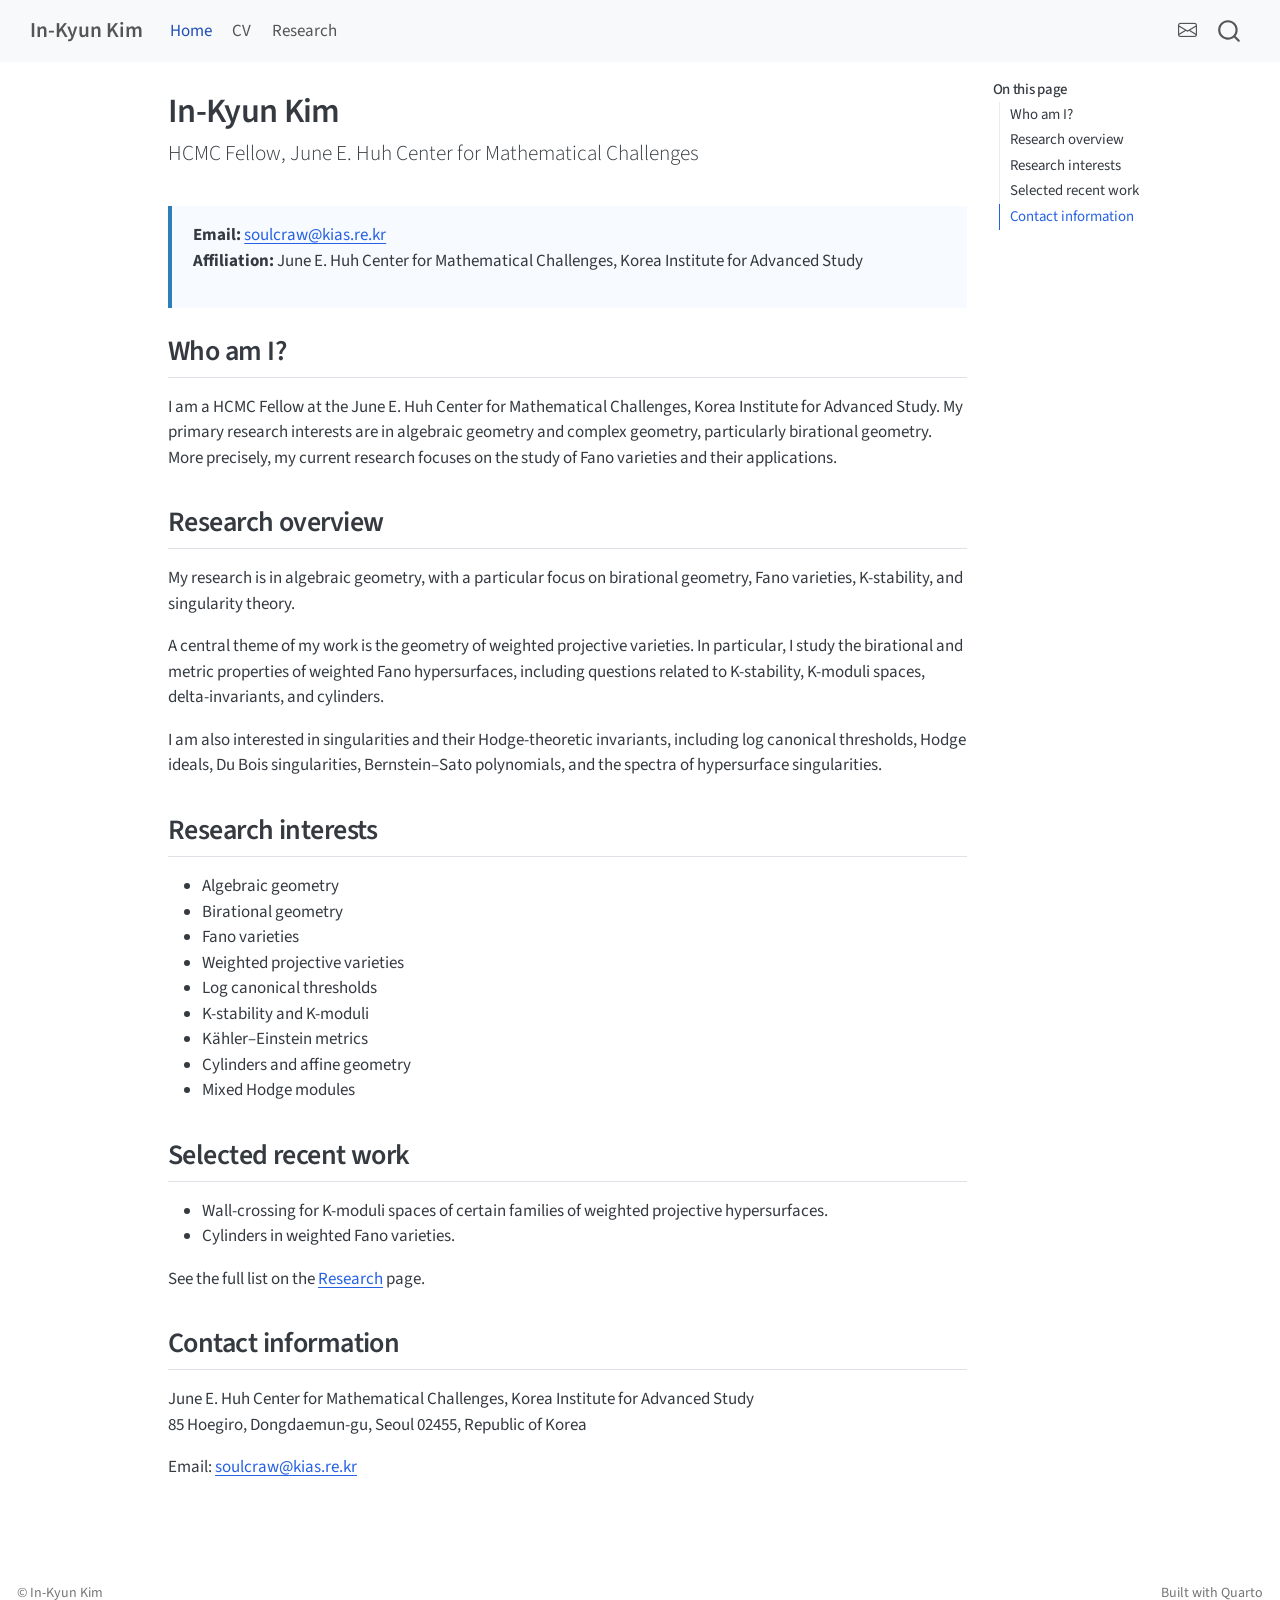
<file: docs/index.html>
<!DOCTYPE html>
<html xmlns="http://www.w3.org/1999/xhtml" lang="en" xml:lang="en"><head>

<meta charset="utf-8">
<meta name="generator" content="quarto-1.11.9">

<meta name="viewport" content="width=device-width, initial-scale=1.0, user-scalable=yes">


<title>In-Kyun Kim</title>
<style>
/* Default styles provided by pandoc.
** See https://pandoc.org/MANUAL.html#variables-for-html for config info.
*/
span.smallcaps{font-variant: small-caps;}
div.columns{display: flex; gap: 1.5em;}
div.column{flex: auto;}
@media screen {
div.columns{gap: min(4vw, 1.5em);}
div.column{overflow-x: auto;}
}
div.hanging-indent{margin-left: 1.5em; text-indent: -1.5em;}
ul.task-list{list-style: none;}
ul.task-list li input[type="checkbox"] {
  width: 0.8em;
  margin: 0 0.8em 0.2em -1em; /* quarto-specific, see https://github.com/quarto-dev/quarto-cli/issues/4556 */ 
  vertical-align: middle;
}
</style>


<script src="site_libs/quarto-nav/quarto-nav.js"></script>
<script src="site_libs/quarto-nav/headroom.min.js"></script>
<script src="site_libs/clipboard/clipboard.min.js"></script>
<script src="site_libs/quarto-search/autocomplete.umd.js"></script>
<script src="site_libs/quarto-search/fuse.min.js"></script>
<script src="site_libs/quarto-search/quarto-search.js"></script>
<meta name="quarto:offset" content="./">
<script src="site_libs/quarto-html/quarto.js" type="module"></script>
<script src="site_libs/quarto-html/tabsets/tabsets.js" type="module"></script>
<script src="site_libs/quarto-html/scrollable-regions/scrollable-regions.js" type="module"></script>
<script src="site_libs/quarto-html/popper.min.js"></script>
<script src="site_libs/quarto-html/tippy.umd.min.js"></script>
<script src="site_libs/quarto-html/anchor.min.js"></script>
<link href="site_libs/quarto-html/tippy.css" rel="stylesheet">
<link href="site_libs/quarto-html/quarto-syntax-highlighting-63b5708e65d6cd79cd7618c58d0c21e7.css" rel="stylesheet" id="quarto-text-highlighting-styles">
<script src="site_libs/bootstrap/bootstrap.min.js"></script>
<link href="site_libs/bootstrap/bootstrap-icons.css" rel="stylesheet">
<link href="site_libs/bootstrap/bootstrap-d31a0c91b01e363be7b7a36e602e2c70.min.css" rel="stylesheet" append-hash="true" id="quarto-bootstrap" data-mode="light">
<script id="quarto-search-options" type="application/json">{
  "location": "navbar",
  "copy-button": false,
  "collapse-after": 3,
  "panel-placement": "end",
  "type": "overlay",
  "limit": 50,
  "keyboard-shortcut": [
    "f",
    "/",
    "s"
  ],
  "show-item-context": false,
  "language": {
    "search-no-results-text": "No results",
    "search-matching-documents-text": "matching documents",
    "search-copy-link-title": "Copy link to search",
    "search-hide-matches-text": "Hide additional matches",
    "search-more-match-text": "more match in this document",
    "search-more-matches-text": "more matches in this document",
    "search-clear-button-title": "Clear",
    "search-text-placeholder": "",
    "search-detached-cancel-button-title": "Cancel",
    "search-submit-button-title": "Submit",
    "search-label": "Search"
  }
}</script>
<style>html{ scroll-behavior: smooth; }</style>


<link rel="stylesheet" href="styles/styles.css">
</head>

<body class="nav-fixed quarto-light"><a id="quarto-skip-link" class="visually-hidden-focusable" href="#quarto-document-content">Skip to main content</a>

<div id="quarto-search-results"></div>
  <header id="quarto-header" class="headroom fixed-top">
    <nav class="navbar navbar-expand-lg " data-bs-theme="dark" aria-label="Site">
      <div class="navbar-container container-fluid">
      <div class="navbar-brand-container mx-auto">
    <a class="navbar-brand" href="./index.html">
    <span class="navbar-title">In-Kyun Kim</span>
    </a>
  </div>
          <button class="navbar-toggler" type="button" data-bs-toggle="collapse" data-bs-target="#navbarCollapse" aria-controls="navbarCollapse" aria-expanded="false" aria-label="Toggle navigation" onclick="if (window.quartoToggleHeadroom) { window.quartoToggleHeadroom(); }">
  <span class="navbar-toggler-icon"></span>
</button>
          <div class="collapse navbar-collapse" id="navbarCollapse">
            <ul class="navbar-nav navbar-nav-scroll me-auto">
  <li class="nav-item">
    <a class="nav-link active" href="./index.html" aria-current="page"> 
<span class="menu-text">Home</span></a>
  </li>  
  <li class="nav-item">
    <a class="nav-link" href="./cv.html"> 
<span class="menu-text">CV</span></a>
  </li>  
  <li class="nav-item">
    <a class="nav-link" href="./research.html"> 
<span class="menu-text">Research</span></a>
  </li>  
</ul>
            <ul class="navbar-nav navbar-nav-scroll ms-auto">
  <li class="nav-item compact">
    <a class="nav-link" href="mailto:soulcraw@kias.re.kr"> <i class="bi bi-envelope" role="img" aria-label="Email">
</i> 
<span class="menu-text"></span></a>
  </li>  
</ul>
          </div> <!-- /navcollapse -->
            <div class="quarto-navbar-tools">
</div>
            <div id="quarto-search" class="" title="Search"></div>
      </div> <!-- /container-fluid -->
    </nav>
</header>
<!-- content -->
<div id="quarto-content" class="quarto-container page-columns page-rows-contents page-layout-article page-navbar">
<!-- sidebar -->
<!-- margin-sidebar -->
    <div id="quarto-margin-sidebar" class="sidebar margin-sidebar">
        <nav id="TOC" role="doc-toc" aria-labelledby="toc-title" class="toc-active">
    <h2 id="toc-title">On this page</h2>
   
  <ul class="collapse">
  <li><a href="#who-am-i" id="toc-who-am-i" class="nav-link active" data-scroll-target="#who-am-i">Who am I?</a></li>
  <li><a href="#research-overview" id="toc-research-overview" class="nav-link" data-scroll-target="#research-overview">Research overview</a></li>
  <li><a href="#research-interests" id="toc-research-interests" class="nav-link" data-scroll-target="#research-interests">Research interests</a></li>
  <li><a href="#selected-recent-work" id="toc-selected-recent-work" class="nav-link" data-scroll-target="#selected-recent-work">Selected recent work</a></li>
  <li><a href="#contact-information" id="toc-contact-information" class="nav-link" data-scroll-target="#contact-information">Contact information</a></li>
  </ul>
</nav>
    </div>
<!-- main -->
<main class="content" id="quarto-document-content" tabindex="-1">

<header id="title-block-header" class="quarto-title-block default">
<div class="quarto-title">
<h1 class="title">In-Kyun Kim</h1>
<p class="subtitle lead">HCMC Fellow, June E. Huh Center for Mathematical Challenges</p>
</div>



<div class="quarto-title-meta">

    
  
    
  </div>
  


</header>


<div class="profile-box">
<p><strong>Email:</strong> <a href="mailto:soulcraw@kias.re.kr">soulcraw@kias.re.kr</a><br>
<strong>Affiliation:</strong> June E. Huh Center for Mathematical Challenges, Korea Institute for Advanced Study</p>
</div>
<section id="who-am-i" class="level2">
<h2 class="anchored" data-anchor-id="who-am-i">Who am I?</h2>
<p>I am a HCMC Fellow at the June E. Huh Center for Mathematical Challenges, Korea Institute for Advanced Study. My primary research interests are in algebraic geometry and complex geometry, particularly birational geometry. More precisely, my current research focuses on the study of Fano varieties and their applications.</p>
</section>
<section id="research-overview" class="level2">
<h2 class="anchored" data-anchor-id="research-overview">Research overview</h2>
<p>My research is in algebraic geometry, with a particular focus on birational geometry, Fano varieties, K-stability, and singularity theory.</p>
<p>A central theme of my work is the geometry of weighted projective varieties. In particular, I study the birational and metric properties of weighted Fano hypersurfaces, including questions related to K-stability, K-moduli spaces, delta-invariants, and cylinders.</p>
<p>I am also interested in singularities and their Hodge-theoretic invariants, including log canonical thresholds, Hodge ideals, Du Bois singularities, Bernstein–Sato polynomials, and the spectra of hypersurface singularities.</p>
</section>
<section id="research-interests" class="level2">
<h2 class="anchored" data-anchor-id="research-interests">Research interests</h2>
<ul>
<li>Algebraic geometry</li>
<li>Birational geometry</li>
<li>Fano varieties</li>
<li>Weighted projective varieties</li>
<li>Log canonical thresholds</li>
<li>K-stability and K-moduli</li>
<li>Kähler–Einstein metrics</li>
<li>Cylinders and affine geometry</li>
<li>Mixed Hodge modules</li>
</ul>
</section>
<section id="selected-recent-work" class="level2">
<h2 class="anchored" data-anchor-id="selected-recent-work">Selected recent work</h2>
<ul>
<li>Wall-crossing for K-moduli spaces of certain families of weighted projective hypersurfaces.</li>
<li>Cylinders in weighted Fano varieties.</li>
</ul>
<p>See the full list on the <a href="./research.html">Research</a> page.</p>
</section>
<section id="contact-information" class="level2">
<h2 class="anchored" data-anchor-id="contact-information">Contact information</h2>
<p>June E. Huh Center for Mathematical Challenges, Korea Institute for Advanced Study<br>
85 Hoegiro, Dongdaemun-gu, Seoul 02455, Republic of Korea</p>
<p>Email: <a href="mailto:soulcraw@kias.re.kr">soulcraw@kias.re.kr</a></p>


</section>

</main> <!-- /main -->
<script id="quarto-html-after-body" type="application/javascript">
  window.document.addEventListener("DOMContentLoaded", function (event) {
    const icon = "";
    const anchorJS = new window.AnchorJS();
    anchorJS.options = {
      placement: 'right',
      icon: icon
    };
    anchorJS.add('.anchored');
    const isCodeAnnotation = (el) => {
      for (const clz of el.classList) {
        if (clz.startsWith('code-annotation-')) {                     
          return true;
        }
      }
      return false;
    }
    const onCopySuccess = function(e) {
      // button target
      const button = e.trigger;
      // don't keep focus
      button.blur();
      // flash "checked"
      button.classList.add('code-copy-button-checked');
      var currentTitle = button.getAttribute("title");
      button.setAttribute("title", "Copied!");
      let tooltip;
      if (window.bootstrap) {
        button.setAttribute("data-bs-toggle", "tooltip");
        button.setAttribute("data-bs-placement", "left");
        button.setAttribute("data-bs-title", "Copied!");
        tooltip = new bootstrap.Tooltip(button, 
          { trigger: "manual", 
            customClass: "code-copy-button-tooltip",
            offset: [0, -8]});
        tooltip.show();    
      }
      setTimeout(function() {
        if (tooltip) {
          tooltip.hide();
          button.removeAttribute("data-bs-title");
          button.removeAttribute("data-bs-toggle");
          button.removeAttribute("data-bs-placement");
        }
        button.setAttribute("title", currentTitle);
        button.classList.remove('code-copy-button-checked');
      }, 1000);
      // clear code selection
      e.clearSelection();
    }
    const getTextToCopy = function(trigger) {
      const outerScaffold = trigger.parentElement.cloneNode(true);
      const codeEl = outerScaffold.querySelector('code');
      for (const childEl of codeEl.children) {
        if (isCodeAnnotation(childEl)) {
          childEl.remove();
        }
      }
      return codeEl.innerText;
    }
    const clipboard = new window.ClipboardJS('.code-copy-button:not([data-in-quarto-modal])', {
      text: getTextToCopy
    });
    clipboard.on('success', onCopySuccess);
    if (window.document.getElementById('quarto-embedded-source-code-modal')) {
      const clipboardModal = new window.ClipboardJS('.code-copy-button[data-in-quarto-modal]', {
        text: getTextToCopy,
        container: window.document.getElementById('quarto-embedded-source-code-modal')
      });
      clipboardModal.on('success', onCopySuccess);
    }
      var localhostRegex = new RegExp(/^(?:http|https):\/\/localhost\:?[0-9]*\//);
      var mailtoRegex = new RegExp(/^mailto:/);
        var filterRegex = new RegExp("https:\/\/soulcraw\.github\.io");
      var isInternal = (href) => {
          return filterRegex.test(href) || localhostRegex.test(href) || mailtoRegex.test(href);
      }
      // Inspect non-navigation links and adorn them if external
      window.quartoDecorateExternalLinks = function (root) {
     var links = (root || window.document).querySelectorAll('a[href]:not(.nav-link):not(.navbar-brand):not(.toc-action):not(.sidebar-link):not(.sidebar-item-toggle):not(.pagination-link):not(.no-external):not([aria-hidden]):not(.dropdown-item):not(.quarto-navigation-tool):not(.about-link)');
      for (var i=0; i<links.length; i++) {
        const link = links[i];
        if (!isInternal(link.href)) {
          // undo the damage that might have been done by quarto-nav.js in the case of
          // links that we want to consider external
          if (link.dataset.originalHref !== undefined) {
            link.href = link.dataset.originalHref;
          }
          if (!link.classList.contains('no-external-icon')) {
          }
        }
      }
      };
      window.quartoDecorateExternalLinks(window.document);
    // Esc closes the popup (WCAG 1.4.13) and focus leaving both trigger and
    // popup closes it (WCAG 2.4.11); tippy handles neither for interactive popups.
    const hideOnEscAndFocusOut = {
      name: 'hideOnEscAndFocusOut',
      defaultValue: true,
      fn(instance) {
        const dismiss = () => {
          // A show scheduled by the trigger delay would otherwise reopen it
          instance.clearDelayTimeouts();
          instance.hide();
        };
        const onKeyDown = (event) => {
          if (event.key !== 'Escape') {
            return;
          }
          // Keep Esc from also reaching page handlers (e.g. reveal.js overview),
          // except an open reveal.js slide menu, which Esc should close too.
          // The menu handles keys only when its keyboard option is on.
          const menuHandlesEsc = window.Reveal?.getPlugin?.('menu')?.isOpen() &&
            window.Reveal.getConfig().menu?.keyboard !== false;
          if (!menuHandlesEsc) {
            event.stopPropagation();
          }
          if (instance.popper.contains(window.document.activeElement)) {
            // Disabled while refocusing so the focus trigger does not reopen it
            instance.disable();
            instance.reference.focus();
            instance.enable();
          }
          dismiss();
        };
        const onFocusOut = (event) => {
          const target = event.relatedTarget;
          if (target && !instance.reference.contains(target) &&
              !instance.popper.contains(target)) {
            dismiss();
          }
        };
        // On the trigger too: a click trigger (code-annotations: select) has no
        // blur handling. Attached for the instance's lifetime so leaving the
        // trigger also cancels a show still pending on the trigger delay.
        instance.reference.addEventListener('focusout', onFocusOut);
        return {
          onShow() {
            window.document.addEventListener('keydown', onKeyDown, true);
            instance.popper.addEventListener('focusout', onFocusOut);
          },
          onHide() {
            window.document.removeEventListener('keydown', onKeyDown, true);
            instance.popper.removeEventListener('focusout', onFocusOut);
          },
          onDestroy() {
            instance.reference.removeEventListener('focusout', onFocusOut);
          },
        };
      },
    };
    function tippyHover(el, contentFn, onTriggerFn, onUntriggerFn) {
      const config = {
        allowHTML: true,
        maxWidth: 500,
        delay: 100,
        arrow: false,
        appendTo: function(el) {
            return el.parentElement;
        },
        interactive: true,
        interactiveBorder: 10,
        theme: 'quarto',
        placement: 'bottom-start',
        plugins: [hideOnEscAndFocusOut],
      };
      if (contentFn) {
        config.content = contentFn;
      }
      if (onTriggerFn) {
        config.onTrigger = onTriggerFn;
      }
      if (onUntriggerFn) {
        config.onUntrigger = onUntriggerFn;
      }
      window.tippy(el, config); 
    }
    const noterefs = window.document.querySelectorAll('a[role="doc-noteref"]');
    for (var i=0; i<noterefs.length; i++) {
      const ref = noterefs[i];
      tippyHover(ref, function() {
        // use id or data attribute instead here
        let href = ref.getAttribute('data-footnote-href') || ref.getAttribute('href');
        try { href = new URL(href).hash; } catch {}
        const id = href.replace(/^#\/?/, "");
        const note = window.document.getElementById(id);
        if (note) {
          return note.innerHTML;
        } else {
          return "";
        }
      });
    }
    const xrefs = window.document.querySelectorAll('a.quarto-xref');
    const processXRef = (id, note) => {
      // Strip column container classes
      const stripColumnClz = (el) => {
        el.classList.remove("page-full", "page-columns");
        if (el.children) {
          for (const child of el.children) {
            stripColumnClz(child);
          }
        }
      }
      stripColumnClz(note)
      if (id === null || id.startsWith('sec-')) {
        // Special case sections, only their first couple elements
        const container = document.createElement("div");
        if (note.children && note.children.length > 2) {
          container.appendChild(note.children[0].cloneNode(true));
          for (let i = 1; i < note.children.length; i++) {
            const child = note.children[i];
            if (child.tagName === "P" && child.innerText === "") {
              continue;
            } else {
              container.appendChild(child.cloneNode(true));
              break;
            }
          }
          if (window.Quarto?.typesetMath) {
            window.Quarto.typesetMath(container);
          }
          return container.innerHTML
        } else {
          if (window.Quarto?.typesetMath) {
            window.Quarto.typesetMath(note);
          }
          return note.innerHTML;
        }
      } else {
        // Remove any anchor links if they are present
        const anchorLink = note.querySelector('a.anchorjs-link');
        if (anchorLink) {
          anchorLink.remove();
        }
        if (window.Quarto?.typesetMath) {
          window.Quarto.typesetMath(note);
        }
        if (note.classList.contains("callout")) {
          return note.outerHTML;
        } else {
          return note.innerHTML;
        }
      }
    }
    for (var i=0; i<xrefs.length; i++) {
      const xref = xrefs[i];
      tippyHover(xref, undefined, function(instance) {
        instance.disable();
        let url = xref.getAttribute('href');
        let hash = undefined; 
        if (url.startsWith('#')) {
          hash = url;
        } else {
          try { hash = new URL(url).hash; } catch {}
        }
        if (hash) {
          const id = hash.replace(/^#\/?/, "");
          const note = window.document.getElementById(id);
          if (note !== null) {
            try {
              const html = processXRef(id, note.cloneNode(true));
              instance.setContent(html);
            } finally {
              instance.enable();
              instance.show();
            }
          } else {
            // See if we can fetch this
            fetch(url.split('#')[0])
            .then(res => res.text())
            .then(html => {
              const parser = new DOMParser();
              const htmlDoc = parser.parseFromString(html, "text/html");
              const note = htmlDoc.getElementById(id);
              if (note !== null) {
                const html = processXRef(id, note);
                instance.setContent(html);
              } 
            }).finally(() => {
              instance.enable();
              instance.show();
            });
          }
        } else {
          // See if we can fetch a full url (with no hash to target)
          // This is a special case and we should probably do some content thinning / targeting
          fetch(url)
          .then(res => res.text())
          .then(html => {
            const parser = new DOMParser();
            const htmlDoc = parser.parseFromString(html, "text/html");
            const note = htmlDoc.querySelector('main.content');
            if (note !== null) {
              // This should only happen for chapter cross references
              // (since there is no id in the URL)
              // remove the first header
              if (note.children.length > 0 && note.children[0].tagName === "HEADER") {
                note.children[0].remove();
              }
              const html = processXRef(null, note);
              instance.setContent(html);
            } 
          }).finally(() => {
            instance.enable();
            instance.show();
          });
        }
      }, function(instance) {
      });
    }
        let selectedAnnoteEl;
        const selectorForAnnotation = ( cell, annotation) => {
          let cellAttr = 'data-code-cell="' + cell + '"';
          let lineAttr = 'data-code-annotation="' +  annotation + '"';
          const selector = 'span[' + cellAttr + '][' + lineAttr + ']';
          return selector;
        }
        const selectCodeLines = (annoteEl) => {
          const doc = window.document;
          const targetCell = annoteEl.getAttribute("data-target-cell");
          const targetAnnotation = annoteEl.getAttribute("data-target-annotation");
          const annoteSpan = window.document.querySelector(selectorForAnnotation(targetCell, targetAnnotation));
          const lines = annoteSpan.getAttribute("data-code-lines").split(",");
          const lineIds = lines.map((line) => {
            return targetCell + "-" + line;
          })
          // Each band is positioned against its own containing block, which is
          // not the offsetParent of the lines, so place it from client rects.
          const placeBand = (band, firstEl, lastEl, codeBlock) => {
            const container = band.offsetParent;
            if (container === null) {
              return;
            }
            const containerRect = container.getBoundingClientRect();
            // Reveal.js scales slides with a transform, so convert client
            // pixels back to the CSS pixels of the container.
            const scale = containerRect.height / container.offsetHeight || 1;
            const firstRect = firstEl.getBoundingClientRect();
            const lastRect = lastEl.getBoundingClientRect();
            const top = (firstRect.top - containerRect.top) / scale - container.clientTop + container.scrollTop;
            const height = (lastRect.bottom - firstRect.top) / scale;
            band.style.top = top - 2 + "px";
            band.style.height = height + 4 + "px";
            if (codeBlock) {
              // Without the copy button wrapper, the containing block is wider
              // than the code block, so span the code block explicitly.
              const blockRect = codeBlock.getBoundingClientRect();
              band.style.left = (blockRect.left - containerRect.left) / scale - container.clientLeft + container.scrollLeft + "px";
              band.style.width = blockRect.width / scale + "px";
            }
          };
          if (lineIds.length > 0) {
            const el = window.document.getElementById(lineIds[0]);
            const lastEl = window.document.getElementById(lineIds[lineIds.length - 1]);
            const parent = el.parentElement.parentElement;
            // cook up a div (if necessary) and position it
            let div = window.document.getElementById("code-annotation-line-highlight");
            if (div === null) {
              div = window.document.createElement("div");
              div.setAttribute("id", "code-annotation-line-highlight");
              div.style.position = 'absolute';
              parent.appendChild(div);
            }
            placeBand(div, el, lastEl, parent.closest("div.sourceCode") || parent);
            let gutterDiv = window.document.getElementById("code-annotation-line-highlight-gutter");
            if (gutterDiv === null) {
              gutterDiv = window.document.createElement("div");
              gutterDiv.setAttribute("id", "code-annotation-line-highlight-gutter");
              gutterDiv.style.position = 'absolute';
              const codeCell = window.document.getElementById(targetCell);
              const gutter = codeCell.querySelector('.code-annotation-gutter');
              gutter.appendChild(gutterDiv);
            }
            placeBand(gutterDiv, el, lastEl);
            selectedAnnoteEl = annoteEl;
          }
        };
        const unselectCodeLines = () => {
          const elementsIds = ["code-annotation-line-highlight", "code-annotation-line-highlight-gutter"];
          elementsIds.forEach((elId) => {
            const div = window.document.getElementById(elId);
            if (div) {
              div.remove();
            }
          });
          selectedAnnoteEl = undefined;
        };
          // Handle positioning of the toggle
      window.addEventListener(
        "resize",
        throttle(() => {
          elRect = undefined;
          if (selectedAnnoteEl) {
            selectCodeLines(selectedAnnoteEl);
          }
        }, 10)
      );
      function throttle(fn, ms) {
      let throttle = false;
      let timer;
        return (...args) => {
          if(!throttle) { // first call gets through
              fn.apply(this, args);
              throttle = true;
          } else { // all the others get throttled
              if(timer) clearTimeout(timer); // cancel #2
              timer = setTimeout(() => {
                fn.apply(this, args);
                timer = throttle = false;
              }, ms);
          }
        };
      }
        // Attach click handler to the DT
        const annoteDls = window.document.querySelectorAll('dt[data-target-cell]');
        for (const annoteDlNode of annoteDls) {
          annoteDlNode.addEventListener('click', (event) => {
            const clickedEl = event.target;
            if (clickedEl !== selectedAnnoteEl) {
              unselectCodeLines();
              const activeEl = window.document.querySelector('dt[data-target-cell].code-annotation-active');
              if (activeEl) {
                activeEl.classList.remove('code-annotation-active');
              }
              selectCodeLines(clickedEl);
              clickedEl.classList.add('code-annotation-active');
            } else {
              // Unselect the line
              unselectCodeLines();
              clickedEl.classList.remove('code-annotation-active');
            }
          });
        }
    const findCites = (el) => {
      const parentEl = el.parentElement;
      if (parentEl) {
        const cites = parentEl.dataset.cites;
        if (cites) {
          return {
            el,
            cites: cites.split(' ')
          };
        } else {
          return findCites(el.parentElement)
        }
      } else {
        return undefined;
      }
    };
    var bibliorefs = window.document.querySelectorAll('a[role="doc-biblioref"]');
    for (var i=0; i<bibliorefs.length; i++) {
      const ref = bibliorefs[i];
      const citeInfo = findCites(ref);
      if (citeInfo) {
        tippyHover(citeInfo.el, function() {
          var popup = window.document.createElement('div');
          citeInfo.cites.forEach(function(cite) {
            var citeDiv = window.document.createElement('div');
            citeDiv.classList.add('hanging-indent');
            citeDiv.classList.add('csl-entry');
            var biblioDiv = window.document.getElementById('ref-' + cite);
            if (biblioDiv) {
              citeDiv.innerHTML = biblioDiv.innerHTML;
            }
            popup.appendChild(citeDiv);
          });
          return popup.innerHTML;
        });
      }
    }
  });
  </script>
  <script type="application/javascript">
  window.quartoScrollableRegionsLabels = {"code":"Scrollable code","output":"Scrollable output"};
  </script>
</div> <!-- /content -->
<footer class="footer">
  <div class="nav-footer">
    <div class="nav-footer-left">
<p>© In-Kyun Kim</p>
</div>   
    <div class="nav-footer-center">
      &nbsp;
    </div>
    <div class="nav-footer-right">
<p>Built with Quarto</p>
</div>
  </div>
</footer>




<script src="site_libs/quarto-html/zenscroll-min.js"></script>
</body></html>
</file>
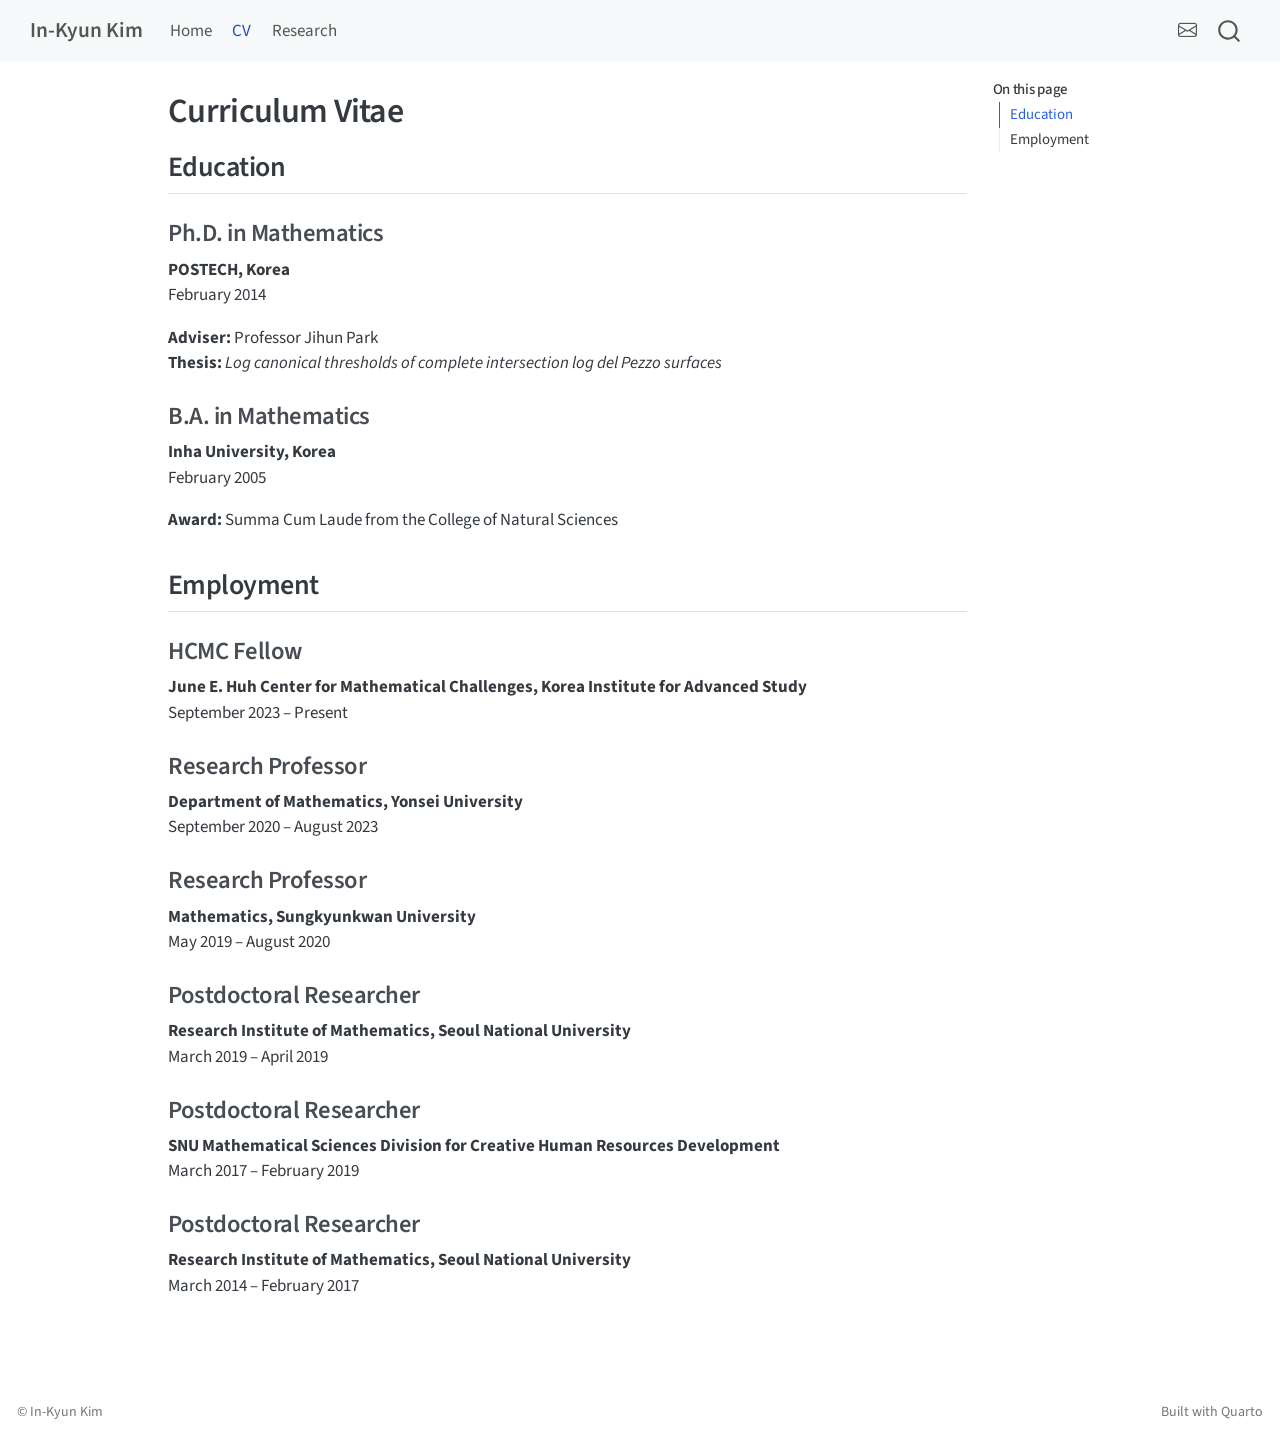
<file: docs/cv.html>
<!DOCTYPE html>
<html xmlns="http://www.w3.org/1999/xhtml" lang="en" xml:lang="en"><head>

<meta charset="utf-8">
<meta name="generator" content="quarto-1.11.9">

<meta name="viewport" content="width=device-width, initial-scale=1.0, user-scalable=yes">


<title>Curriculum Vitae – In-Kyun Kim</title>
<style>
/* Default styles provided by pandoc.
** See https://pandoc.org/MANUAL.html#variables-for-html for config info.
*/
span.smallcaps{font-variant: small-caps;}
div.columns{display: flex; gap: 1.5em;}
div.column{flex: auto;}
@media screen {
div.columns{gap: min(4vw, 1.5em);}
div.column{overflow-x: auto;}
}
div.hanging-indent{margin-left: 1.5em; text-indent: -1.5em;}
ul.task-list{list-style: none;}
ul.task-list li input[type="checkbox"] {
  width: 0.8em;
  margin: 0 0.8em 0.2em -1em; /* quarto-specific, see https://github.com/quarto-dev/quarto-cli/issues/4556 */ 
  vertical-align: middle;
}
</style>


<script src="site_libs/quarto-nav/quarto-nav.js"></script>
<script src="site_libs/quarto-nav/headroom.min.js"></script>
<script src="site_libs/clipboard/clipboard.min.js"></script>
<script src="site_libs/quarto-search/autocomplete.umd.js"></script>
<script src="site_libs/quarto-search/fuse.min.js"></script>
<script src="site_libs/quarto-search/quarto-search.js"></script>
<meta name="quarto:offset" content="./">
<script src="site_libs/quarto-html/quarto.js" type="module"></script>
<script src="site_libs/quarto-html/tabsets/tabsets.js" type="module"></script>
<script src="site_libs/quarto-html/scrollable-regions/scrollable-regions.js" type="module"></script>
<script src="site_libs/quarto-html/popper.min.js"></script>
<script src="site_libs/quarto-html/tippy.umd.min.js"></script>
<script src="site_libs/quarto-html/anchor.min.js"></script>
<link href="site_libs/quarto-html/tippy.css" rel="stylesheet">
<link href="site_libs/quarto-html/quarto-syntax-highlighting-63b5708e65d6cd79cd7618c58d0c21e7.css" rel="stylesheet" id="quarto-text-highlighting-styles">
<script src="site_libs/bootstrap/bootstrap.min.js"></script>
<link href="site_libs/bootstrap/bootstrap-icons.css" rel="stylesheet">
<link href="site_libs/bootstrap/bootstrap-d31a0c91b01e363be7b7a36e602e2c70.min.css" rel="stylesheet" append-hash="true" id="quarto-bootstrap" data-mode="light">
<script id="quarto-search-options" type="application/json">{
  "location": "navbar",
  "copy-button": false,
  "collapse-after": 3,
  "panel-placement": "end",
  "type": "overlay",
  "limit": 50,
  "keyboard-shortcut": [
    "f",
    "/",
    "s"
  ],
  "show-item-context": false,
  "language": {
    "search-no-results-text": "No results",
    "search-matching-documents-text": "matching documents",
    "search-copy-link-title": "Copy link to search",
    "search-hide-matches-text": "Hide additional matches",
    "search-more-match-text": "more match in this document",
    "search-more-matches-text": "more matches in this document",
    "search-clear-button-title": "Clear",
    "search-text-placeholder": "",
    "search-detached-cancel-button-title": "Cancel",
    "search-submit-button-title": "Submit",
    "search-label": "Search"
  }
}</script>
<style>html{ scroll-behavior: smooth; }</style>


<link rel="stylesheet" href="styles/styles.css">
</head>

<body class="nav-fixed quarto-light"><a id="quarto-skip-link" class="visually-hidden-focusable" href="#quarto-document-content">Skip to main content</a>

<div id="quarto-search-results"></div>
  <header id="quarto-header" class="headroom fixed-top">
    <nav class="navbar navbar-expand-lg " data-bs-theme="dark" aria-label="Site">
      <div class="navbar-container container-fluid">
      <div class="navbar-brand-container mx-auto">
    <a class="navbar-brand" href="./index.html">
    <span class="navbar-title">In-Kyun Kim</span>
    </a>
  </div>
          <button class="navbar-toggler" type="button" data-bs-toggle="collapse" data-bs-target="#navbarCollapse" aria-controls="navbarCollapse" aria-expanded="false" aria-label="Toggle navigation" onclick="if (window.quartoToggleHeadroom) { window.quartoToggleHeadroom(); }">
  <span class="navbar-toggler-icon"></span>
</button>
          <div class="collapse navbar-collapse" id="navbarCollapse">
            <ul class="navbar-nav navbar-nav-scroll me-auto">
  <li class="nav-item">
    <a class="nav-link" href="./index.html"> 
<span class="menu-text">Home</span></a>
  </li>  
  <li class="nav-item">
    <a class="nav-link active" href="./cv.html" aria-current="page"> 
<span class="menu-text">CV</span></a>
  </li>  
  <li class="nav-item">
    <a class="nav-link" href="./research.html"> 
<span class="menu-text">Research</span></a>
  </li>  
</ul>
            <ul class="navbar-nav navbar-nav-scroll ms-auto">
  <li class="nav-item compact">
    <a class="nav-link" href="mailto:soulcraw@kias.re.kr"> <i class="bi bi-envelope" role="img" aria-label="Email">
</i> 
<span class="menu-text"></span></a>
  </li>  
</ul>
          </div> <!-- /navcollapse -->
            <div class="quarto-navbar-tools">
</div>
            <div id="quarto-search" class="" title="Search"></div>
      </div> <!-- /container-fluid -->
    </nav>
</header>
<!-- content -->
<div id="quarto-content" class="quarto-container page-columns page-rows-contents page-layout-article page-navbar">
<!-- sidebar -->
<!-- margin-sidebar -->
    <div id="quarto-margin-sidebar" class="sidebar margin-sidebar">
        <nav id="TOC" role="doc-toc" aria-labelledby="toc-title" class="toc-active">
    <h2 id="toc-title">On this page</h2>
   
  <ul class="collapse">
  <li><a href="#education" id="toc-education" class="nav-link active" data-scroll-target="#education">Education</a></li>
  <li><a href="#employment" id="toc-employment" class="nav-link" data-scroll-target="#employment">Employment</a></li>
  </ul>
</nav>
    </div>
<!-- main -->
<main class="content" id="quarto-document-content" tabindex="-1">

<header id="title-block-header" class="quarto-title-block default">
<div class="quarto-title">
<h1 class="title">Curriculum Vitae</h1>
</div>



<div class="quarto-title-meta">

    
  
    
  </div>
  


</header>


<section id="education" class="level2">
<h2 class="anchored" data-anchor-id="education">Education</h2>
<section id="ph.d.-in-mathematics" class="level3">
<h3 class="anchored" data-anchor-id="ph.d.-in-mathematics">Ph.D.&nbsp;in Mathematics</h3>
<p><strong>POSTECH, Korea</strong><br>
February 2014</p>
<p><strong>Adviser:</strong> Professor Jihun Park<br>
<strong>Thesis:</strong> <em>Log canonical thresholds of complete intersection log del Pezzo surfaces</em></p>
</section>
<section id="b.a.-in-mathematics" class="level3">
<h3 class="anchored" data-anchor-id="b.a.-in-mathematics">B.A. in Mathematics</h3>
<p><strong>Inha University, Korea</strong><br>
February 2005</p>
<p><strong>Award:</strong> Summa Cum Laude from the College of Natural Sciences</p>
</section>
</section>
<section id="employment" class="level2">
<h2 class="anchored" data-anchor-id="employment">Employment</h2>
<section id="hcmc-fellow" class="level3">
<h3 class="anchored" data-anchor-id="hcmc-fellow">HCMC Fellow</h3>
<p><strong>June E. Huh Center for Mathematical Challenges, Korea Institute for Advanced Study</strong><br>
September 2023 – Present</p>
</section>
<section id="research-professor" class="level3">
<h3 class="anchored" data-anchor-id="research-professor">Research Professor</h3>
<p><strong>Department of Mathematics, Yonsei University</strong><br>
September 2020 – August 2023</p>
</section>
<section id="research-professor-1" class="level3">
<h3 class="anchored" data-anchor-id="research-professor-1">Research Professor</h3>
<p><strong>Mathematics, Sungkyunkwan University</strong><br>
May 2019 – August 2020</p>
</section>
<section id="postdoctoral-researcher" class="level3">
<h3 class="anchored" data-anchor-id="postdoctoral-researcher">Postdoctoral Researcher</h3>
<p><strong>Research Institute of Mathematics, Seoul National University</strong><br>
March 2019 – April 2019</p>
</section>
<section id="postdoctoral-researcher-1" class="level3">
<h3 class="anchored" data-anchor-id="postdoctoral-researcher-1">Postdoctoral Researcher</h3>
<p><strong>SNU Mathematical Sciences Division for Creative Human Resources Development</strong><br>
March 2017 – February 2019</p>
</section>
<section id="postdoctoral-researcher-2" class="level3">
<h3 class="anchored" data-anchor-id="postdoctoral-researcher-2">Postdoctoral Researcher</h3>
<p><strong>Research Institute of Mathematics, Seoul National University</strong><br>
March 2014 – February 2017</p>


</section>
</section>

</main> <!-- /main -->
<script id="quarto-html-after-body" type="application/javascript">
  window.document.addEventListener("DOMContentLoaded", function (event) {
    const icon = "";
    const anchorJS = new window.AnchorJS();
    anchorJS.options = {
      placement: 'right',
      icon: icon
    };
    anchorJS.add('.anchored');
    const isCodeAnnotation = (el) => {
      for (const clz of el.classList) {
        if (clz.startsWith('code-annotation-')) {                     
          return true;
        }
      }
      return false;
    }
    const onCopySuccess = function(e) {
      // button target
      const button = e.trigger;
      // don't keep focus
      button.blur();
      // flash "checked"
      button.classList.add('code-copy-button-checked');
      var currentTitle = button.getAttribute("title");
      button.setAttribute("title", "Copied!");
      let tooltip;
      if (window.bootstrap) {
        button.setAttribute("data-bs-toggle", "tooltip");
        button.setAttribute("data-bs-placement", "left");
        button.setAttribute("data-bs-title", "Copied!");
        tooltip = new bootstrap.Tooltip(button, 
          { trigger: "manual", 
            customClass: "code-copy-button-tooltip",
            offset: [0, -8]});
        tooltip.show();    
      }
      setTimeout(function() {
        if (tooltip) {
          tooltip.hide();
          button.removeAttribute("data-bs-title");
          button.removeAttribute("data-bs-toggle");
          button.removeAttribute("data-bs-placement");
        }
        button.setAttribute("title", currentTitle);
        button.classList.remove('code-copy-button-checked');
      }, 1000);
      // clear code selection
      e.clearSelection();
    }
    const getTextToCopy = function(trigger) {
      const outerScaffold = trigger.parentElement.cloneNode(true);
      const codeEl = outerScaffold.querySelector('code');
      for (const childEl of codeEl.children) {
        if (isCodeAnnotation(childEl)) {
          childEl.remove();
        }
      }
      return codeEl.innerText;
    }
    const clipboard = new window.ClipboardJS('.code-copy-button:not([data-in-quarto-modal])', {
      text: getTextToCopy
    });
    clipboard.on('success', onCopySuccess);
    if (window.document.getElementById('quarto-embedded-source-code-modal')) {
      const clipboardModal = new window.ClipboardJS('.code-copy-button[data-in-quarto-modal]', {
        text: getTextToCopy,
        container: window.document.getElementById('quarto-embedded-source-code-modal')
      });
      clipboardModal.on('success', onCopySuccess);
    }
      var localhostRegex = new RegExp(/^(?:http|https):\/\/localhost\:?[0-9]*\//);
      var mailtoRegex = new RegExp(/^mailto:/);
        var filterRegex = new RegExp("https:\/\/soulcraw\.github\.io");
      var isInternal = (href) => {
          return filterRegex.test(href) || localhostRegex.test(href) || mailtoRegex.test(href);
      }
      // Inspect non-navigation links and adorn them if external
      window.quartoDecorateExternalLinks = function (root) {
     var links = (root || window.document).querySelectorAll('a[href]:not(.nav-link):not(.navbar-brand):not(.toc-action):not(.sidebar-link):not(.sidebar-item-toggle):not(.pagination-link):not(.no-external):not([aria-hidden]):not(.dropdown-item):not(.quarto-navigation-tool):not(.about-link)');
      for (var i=0; i<links.length; i++) {
        const link = links[i];
        if (!isInternal(link.href)) {
          // undo the damage that might have been done by quarto-nav.js in the case of
          // links that we want to consider external
          if (link.dataset.originalHref !== undefined) {
            link.href = link.dataset.originalHref;
          }
          if (!link.classList.contains('no-external-icon')) {
          }
        }
      }
      };
      window.quartoDecorateExternalLinks(window.document);
    // Esc closes the popup (WCAG 1.4.13) and focus leaving both trigger and
    // popup closes it (WCAG 2.4.11); tippy handles neither for interactive popups.
    const hideOnEscAndFocusOut = {
      name: 'hideOnEscAndFocusOut',
      defaultValue: true,
      fn(instance) {
        const dismiss = () => {
          // A show scheduled by the trigger delay would otherwise reopen it
          instance.clearDelayTimeouts();
          instance.hide();
        };
        const onKeyDown = (event) => {
          if (event.key !== 'Escape') {
            return;
          }
          // Keep Esc from also reaching page handlers (e.g. reveal.js overview),
          // except an open reveal.js slide menu, which Esc should close too.
          // The menu handles keys only when its keyboard option is on.
          const menuHandlesEsc = window.Reveal?.getPlugin?.('menu')?.isOpen() &&
            window.Reveal.getConfig().menu?.keyboard !== false;
          if (!menuHandlesEsc) {
            event.stopPropagation();
          }
          if (instance.popper.contains(window.document.activeElement)) {
            // Disabled while refocusing so the focus trigger does not reopen it
            instance.disable();
            instance.reference.focus();
            instance.enable();
          }
          dismiss();
        };
        const onFocusOut = (event) => {
          const target = event.relatedTarget;
          if (target && !instance.reference.contains(target) &&
              !instance.popper.contains(target)) {
            dismiss();
          }
        };
        // On the trigger too: a click trigger (code-annotations: select) has no
        // blur handling. Attached for the instance's lifetime so leaving the
        // trigger also cancels a show still pending on the trigger delay.
        instance.reference.addEventListener('focusout', onFocusOut);
        return {
          onShow() {
            window.document.addEventListener('keydown', onKeyDown, true);
            instance.popper.addEventListener('focusout', onFocusOut);
          },
          onHide() {
            window.document.removeEventListener('keydown', onKeyDown, true);
            instance.popper.removeEventListener('focusout', onFocusOut);
          },
          onDestroy() {
            instance.reference.removeEventListener('focusout', onFocusOut);
          },
        };
      },
    };
    function tippyHover(el, contentFn, onTriggerFn, onUntriggerFn) {
      const config = {
        allowHTML: true,
        maxWidth: 500,
        delay: 100,
        arrow: false,
        appendTo: function(el) {
            return el.parentElement;
        },
        interactive: true,
        interactiveBorder: 10,
        theme: 'quarto',
        placement: 'bottom-start',
        plugins: [hideOnEscAndFocusOut],
      };
      if (contentFn) {
        config.content = contentFn;
      }
      if (onTriggerFn) {
        config.onTrigger = onTriggerFn;
      }
      if (onUntriggerFn) {
        config.onUntrigger = onUntriggerFn;
      }
      window.tippy(el, config); 
    }
    const noterefs = window.document.querySelectorAll('a[role="doc-noteref"]');
    for (var i=0; i<noterefs.length; i++) {
      const ref = noterefs[i];
      tippyHover(ref, function() {
        // use id or data attribute instead here
        let href = ref.getAttribute('data-footnote-href') || ref.getAttribute('href');
        try { href = new URL(href).hash; } catch {}
        const id = href.replace(/^#\/?/, "");
        const note = window.document.getElementById(id);
        if (note) {
          return note.innerHTML;
        } else {
          return "";
        }
      });
    }
    const xrefs = window.document.querySelectorAll('a.quarto-xref');
    const processXRef = (id, note) => {
      // Strip column container classes
      const stripColumnClz = (el) => {
        el.classList.remove("page-full", "page-columns");
        if (el.children) {
          for (const child of el.children) {
            stripColumnClz(child);
          }
        }
      }
      stripColumnClz(note)
      if (id === null || id.startsWith('sec-')) {
        // Special case sections, only their first couple elements
        const container = document.createElement("div");
        if (note.children && note.children.length > 2) {
          container.appendChild(note.children[0].cloneNode(true));
          for (let i = 1; i < note.children.length; i++) {
            const child = note.children[i];
            if (child.tagName === "P" && child.innerText === "") {
              continue;
            } else {
              container.appendChild(child.cloneNode(true));
              break;
            }
          }
          if (window.Quarto?.typesetMath) {
            window.Quarto.typesetMath(container);
          }
          return container.innerHTML
        } else {
          if (window.Quarto?.typesetMath) {
            window.Quarto.typesetMath(note);
          }
          return note.innerHTML;
        }
      } else {
        // Remove any anchor links if they are present
        const anchorLink = note.querySelector('a.anchorjs-link');
        if (anchorLink) {
          anchorLink.remove();
        }
        if (window.Quarto?.typesetMath) {
          window.Quarto.typesetMath(note);
        }
        if (note.classList.contains("callout")) {
          return note.outerHTML;
        } else {
          return note.innerHTML;
        }
      }
    }
    for (var i=0; i<xrefs.length; i++) {
      const xref = xrefs[i];
      tippyHover(xref, undefined, function(instance) {
        instance.disable();
        let url = xref.getAttribute('href');
        let hash = undefined; 
        if (url.startsWith('#')) {
          hash = url;
        } else {
          try { hash = new URL(url).hash; } catch {}
        }
        if (hash) {
          const id = hash.replace(/^#\/?/, "");
          const note = window.document.getElementById(id);
          if (note !== null) {
            try {
              const html = processXRef(id, note.cloneNode(true));
              instance.setContent(html);
            } finally {
              instance.enable();
              instance.show();
            }
          } else {
            // See if we can fetch this
            fetch(url.split('#')[0])
            .then(res => res.text())
            .then(html => {
              const parser = new DOMParser();
              const htmlDoc = parser.parseFromString(html, "text/html");
              const note = htmlDoc.getElementById(id);
              if (note !== null) {
                const html = processXRef(id, note);
                instance.setContent(html);
              } 
            }).finally(() => {
              instance.enable();
              instance.show();
            });
          }
        } else {
          // See if we can fetch a full url (with no hash to target)
          // This is a special case and we should probably do some content thinning / targeting
          fetch(url)
          .then(res => res.text())
          .then(html => {
            const parser = new DOMParser();
            const htmlDoc = parser.parseFromString(html, "text/html");
            const note = htmlDoc.querySelector('main.content');
            if (note !== null) {
              // This should only happen for chapter cross references
              // (since there is no id in the URL)
              // remove the first header
              if (note.children.length > 0 && note.children[0].tagName === "HEADER") {
                note.children[0].remove();
              }
              const html = processXRef(null, note);
              instance.setContent(html);
            } 
          }).finally(() => {
            instance.enable();
            instance.show();
          });
        }
      }, function(instance) {
      });
    }
        let selectedAnnoteEl;
        const selectorForAnnotation = ( cell, annotation) => {
          let cellAttr = 'data-code-cell="' + cell + '"';
          let lineAttr = 'data-code-annotation="' +  annotation + '"';
          const selector = 'span[' + cellAttr + '][' + lineAttr + ']';
          return selector;
        }
        const selectCodeLines = (annoteEl) => {
          const doc = window.document;
          const targetCell = annoteEl.getAttribute("data-target-cell");
          const targetAnnotation = annoteEl.getAttribute("data-target-annotation");
          const annoteSpan = window.document.querySelector(selectorForAnnotation(targetCell, targetAnnotation));
          const lines = annoteSpan.getAttribute("data-code-lines").split(",");
          const lineIds = lines.map((line) => {
            return targetCell + "-" + line;
          })
          // Each band is positioned against its own containing block, which is
          // not the offsetParent of the lines, so place it from client rects.
          const placeBand = (band, firstEl, lastEl, codeBlock) => {
            const container = band.offsetParent;
            if (container === null) {
              return;
            }
            const containerRect = container.getBoundingClientRect();
            // Reveal.js scales slides with a transform, so convert client
            // pixels back to the CSS pixels of the container.
            const scale = containerRect.height / container.offsetHeight || 1;
            const firstRect = firstEl.getBoundingClientRect();
            const lastRect = lastEl.getBoundingClientRect();
            const top = (firstRect.top - containerRect.top) / scale - container.clientTop + container.scrollTop;
            const height = (lastRect.bottom - firstRect.top) / scale;
            band.style.top = top - 2 + "px";
            band.style.height = height + 4 + "px";
            if (codeBlock) {
              // Without the copy button wrapper, the containing block is wider
              // than the code block, so span the code block explicitly.
              const blockRect = codeBlock.getBoundingClientRect();
              band.style.left = (blockRect.left - containerRect.left) / scale - container.clientLeft + container.scrollLeft + "px";
              band.style.width = blockRect.width / scale + "px";
            }
          };
          if (lineIds.length > 0) {
            const el = window.document.getElementById(lineIds[0]);
            const lastEl = window.document.getElementById(lineIds[lineIds.length - 1]);
            const parent = el.parentElement.parentElement;
            // cook up a div (if necessary) and position it
            let div = window.document.getElementById("code-annotation-line-highlight");
            if (div === null) {
              div = window.document.createElement("div");
              div.setAttribute("id", "code-annotation-line-highlight");
              div.style.position = 'absolute';
              parent.appendChild(div);
            }
            placeBand(div, el, lastEl, parent.closest("div.sourceCode") || parent);
            let gutterDiv = window.document.getElementById("code-annotation-line-highlight-gutter");
            if (gutterDiv === null) {
              gutterDiv = window.document.createElement("div");
              gutterDiv.setAttribute("id", "code-annotation-line-highlight-gutter");
              gutterDiv.style.position = 'absolute';
              const codeCell = window.document.getElementById(targetCell);
              const gutter = codeCell.querySelector('.code-annotation-gutter');
              gutter.appendChild(gutterDiv);
            }
            placeBand(gutterDiv, el, lastEl);
            selectedAnnoteEl = annoteEl;
          }
        };
        const unselectCodeLines = () => {
          const elementsIds = ["code-annotation-line-highlight", "code-annotation-line-highlight-gutter"];
          elementsIds.forEach((elId) => {
            const div = window.document.getElementById(elId);
            if (div) {
              div.remove();
            }
          });
          selectedAnnoteEl = undefined;
        };
          // Handle positioning of the toggle
      window.addEventListener(
        "resize",
        throttle(() => {
          elRect = undefined;
          if (selectedAnnoteEl) {
            selectCodeLines(selectedAnnoteEl);
          }
        }, 10)
      );
      function throttle(fn, ms) {
      let throttle = false;
      let timer;
        return (...args) => {
          if(!throttle) { // first call gets through
              fn.apply(this, args);
              throttle = true;
          } else { // all the others get throttled
              if(timer) clearTimeout(timer); // cancel #2
              timer = setTimeout(() => {
                fn.apply(this, args);
                timer = throttle = false;
              }, ms);
          }
        };
      }
        // Attach click handler to the DT
        const annoteDls = window.document.querySelectorAll('dt[data-target-cell]');
        for (const annoteDlNode of annoteDls) {
          annoteDlNode.addEventListener('click', (event) => {
            const clickedEl = event.target;
            if (clickedEl !== selectedAnnoteEl) {
              unselectCodeLines();
              const activeEl = window.document.querySelector('dt[data-target-cell].code-annotation-active');
              if (activeEl) {
                activeEl.classList.remove('code-annotation-active');
              }
              selectCodeLines(clickedEl);
              clickedEl.classList.add('code-annotation-active');
            } else {
              // Unselect the line
              unselectCodeLines();
              clickedEl.classList.remove('code-annotation-active');
            }
          });
        }
    const findCites = (el) => {
      const parentEl = el.parentElement;
      if (parentEl) {
        const cites = parentEl.dataset.cites;
        if (cites) {
          return {
            el,
            cites: cites.split(' ')
          };
        } else {
          return findCites(el.parentElement)
        }
      } else {
        return undefined;
      }
    };
    var bibliorefs = window.document.querySelectorAll('a[role="doc-biblioref"]');
    for (var i=0; i<bibliorefs.length; i++) {
      const ref = bibliorefs[i];
      const citeInfo = findCites(ref);
      if (citeInfo) {
        tippyHover(citeInfo.el, function() {
          var popup = window.document.createElement('div');
          citeInfo.cites.forEach(function(cite) {
            var citeDiv = window.document.createElement('div');
            citeDiv.classList.add('hanging-indent');
            citeDiv.classList.add('csl-entry');
            var biblioDiv = window.document.getElementById('ref-' + cite);
            if (biblioDiv) {
              citeDiv.innerHTML = biblioDiv.innerHTML;
            }
            popup.appendChild(citeDiv);
          });
          return popup.innerHTML;
        });
      }
    }
  });
  </script>
  <script type="application/javascript">
  window.quartoScrollableRegionsLabels = {"code":"Scrollable code","output":"Scrollable output"};
  </script>
</div> <!-- /content -->
<footer class="footer">
  <div class="nav-footer">
    <div class="nav-footer-left">
<p>© In-Kyun Kim</p>
</div>   
    <div class="nav-footer-center">
      &nbsp;
    </div>
    <div class="nav-footer-right">
<p>Built with Quarto</p>
</div>
  </div>
</footer>




<script src="site_libs/quarto-html/zenscroll-min.js"></script>
</body></html>
</file>
<file: docs/site_libs/quarto-html/tippy.css>
.tippy-box[data-animation=fade][data-state=hidden]{opacity:0}[data-tippy-root]{max-width:calc(100vw - 10px)}.tippy-box{position:relative;background-color:#333;color:#fff;border-radius:4px;font-size:14px;line-height:1.4;white-space:normal;outline:0;transition-property:transform,visibility,opacity}.tippy-box[data-placement^=top]>.tippy-arrow{bottom:0}.tippy-box[data-placement^=top]>.tippy-arrow:before{bottom:-7px;left:0;border-width:8px 8px 0;border-top-color:initial;transform-origin:center top}.tippy-box[data-placement^=bottom]>.tippy-arrow{top:0}.tippy-box[data-placement^=bottom]>.tippy-arrow:before{top:-7px;left:0;border-width:0 8px 8px;border-bottom-color:initial;transform-origin:center bottom}.tippy-box[data-placement^=left]>.tippy-arrow{right:0}.tippy-box[data-placement^=left]>.tippy-arrow:before{border-width:8px 0 8px 8px;border-left-color:initial;right:-7px;transform-origin:center left}.tippy-box[data-placement^=right]>.tippy-arrow{left:0}.tippy-box[data-placement^=right]>.tippy-arrow:before{left:-7px;border-width:8px 8px 8px 0;border-right-color:initial;transform-origin:center right}.tippy-box[data-inertia][data-state=visible]{transition-timing-function:cubic-bezier(.54,1.5,.38,1.11)}.tippy-arrow{width:16px;height:16px;color:#333}.tippy-arrow:before{content:"";position:absolute;border-color:transparent;border-style:solid}.tippy-content{position:relative;padding:5px 9px;z-index:1}
</file>
<file: docs/site_libs/quarto-html/quarto-syntax-highlighting-63b5708e65d6cd79cd7618c58d0c21e7.css>
/* quarto syntax highlight colors */
:root {
  --quarto-hl-ot-color: #003B4F;
  --quarto-hl-at-color: #657422;
  --quarto-hl-ss-color: #20794D;
  --quarto-hl-an-color: #5E5E5E;
  --quarto-hl-fu-color: #4758AB;
  --quarto-hl-st-color: #20794D;
  --quarto-hl-cf-color: #003B4F;
  --quarto-hl-op-color: #5E5E5E;
  --quarto-hl-er-color: #AD0000;
  --quarto-hl-bn-color: #AD0000;
  --quarto-hl-al-color: #AD0000;
  --quarto-hl-va-color: #111111;
  --quarto-hl-bu-color: inherit;
  --quarto-hl-ex-color: inherit;
  --quarto-hl-pp-color: #AD0000;
  --quarto-hl-in-color: #5E5E5E;
  --quarto-hl-vs-color: #20794D;
  --quarto-hl-wa-color: #5E5E5E;
  --quarto-hl-do-color: #5E5E5E;
  --quarto-hl-im-color: #00769E;
  --quarto-hl-ch-color: #20794D;
  --quarto-hl-dt-color: #AD0000;
  --quarto-hl-fl-color: #AD0000;
  --quarto-hl-co-color: #5E5E5E;
  --quarto-hl-cv-color: #5E5E5E;
  --quarto-hl-cn-color: #8f5902;
  --quarto-hl-sc-color: #5E5E5E;
  --quarto-hl-dv-color: #AD0000;
  --quarto-hl-kw-color: #003B4F;
}

/* other quarto variables */
:root {
  --quarto-font-monospace: SFMono-Regular, Menlo, Monaco, Consolas, "Liberation Mono", "Courier New", monospace;
}

/* syntax highlight based on Pandoc's rules */
pre > code.sourceCode > span {
  color: #003B4F;
}

code.sourceCode > span {
  color: #003B4F;
}

div.sourceCode,
div.sourceCode pre.sourceCode {
  color: #003B4F;
}

/* Normal */
code span {
  color: #003B4F;
}

/* Alert */
code span.al {
  color: #AD0000;
  font-style: inherit;
}

/* Annotation */
code span.an {
  color: #5E5E5E;
  font-style: inherit;
}

/* Attribute */
code span.at {
  color: #657422;
  font-style: inherit;
}

/* BaseN */
code span.bn {
  color: #AD0000;
  font-style: inherit;
}

/* BuiltIn */
code span.bu {
  font-style: inherit;
}

/* ControlFlow */
code span.cf {
  color: #003B4F;
  font-weight: bold;
  font-style: inherit;
}

/* Char */
code span.ch {
  color: #20794D;
  font-style: inherit;
}

/* Constant */
code span.cn {
  color: #8f5902;
  font-style: inherit;
}

/* Comment */
code span.co {
  color: #5E5E5E;
  font-style: inherit;
}

/* CommentVar */
code span.cv {
  color: #5E5E5E;
  font-style: italic;
}

/* Documentation */
code span.do {
  color: #5E5E5E;
  font-style: italic;
}

/* DataType */
code span.dt {
  color: #AD0000;
  font-style: inherit;
}

/* DecVal */
code span.dv {
  color: #AD0000;
  font-style: inherit;
}

/* Error */
code span.er {
  color: #AD0000;
  font-style: inherit;
}

/* Extension */
code span.ex {
  font-style: inherit;
}

/* Float */
code span.fl {
  color: #AD0000;
  font-style: inherit;
}

/* Function */
code span.fu {
  color: #4758AB;
  font-style: inherit;
}

/* Import */
code span.im {
  color: #00769E;
  font-style: inherit;
}

/* Information */
code span.in {
  color: #5E5E5E;
  font-style: inherit;
}

/* Keyword */
code span.kw {
  color: #003B4F;
  font-weight: bold;
  font-style: inherit;
}

/* Operator */
code span.op {
  color: #5E5E5E;
  font-style: inherit;
}

/* Other */
code span.ot {
  color: #003B4F;
  font-style: inherit;
}

/* Preprocessor */
code span.pp {
  color: #AD0000;
  font-style: inherit;
}

/* SpecialChar */
code span.sc {
  color: #5E5E5E;
  font-style: inherit;
}

/* SpecialString */
code span.ss {
  color: #20794D;
  font-style: inherit;
}

/* String */
code span.st {
  color: #20794D;
  font-style: inherit;
}

/* Variable */
code span.va {
  color: #111111;
  font-style: inherit;
}

/* VerbatimString */
code span.vs {
  color: #20794D;
  font-style: inherit;
}

/* Warning */
code span.wa {
  color: #5E5E5E;
  font-style: italic;
}

.prevent-inlining {
  content: "</";
}

/*# sourceMappingURL=054cc16b9e9817627be6994582d2ffb5.css.map */
</file>
<file: docs/styles/styles.css>
.profile-box {
  border-left: 4px solid #2c7fb8;
  padding: 1rem 1.25rem;
  margin: 1.5rem 0;
  background: #f7fbff;
}

h1, h2, h3 {
  letter-spacing: -0.02em;
}

.navbar-title {
  font-weight: 600;
}

.quarto-title-banner {
  padding-top: 2rem;
  padding-bottom: 2rem;
}
</file>
